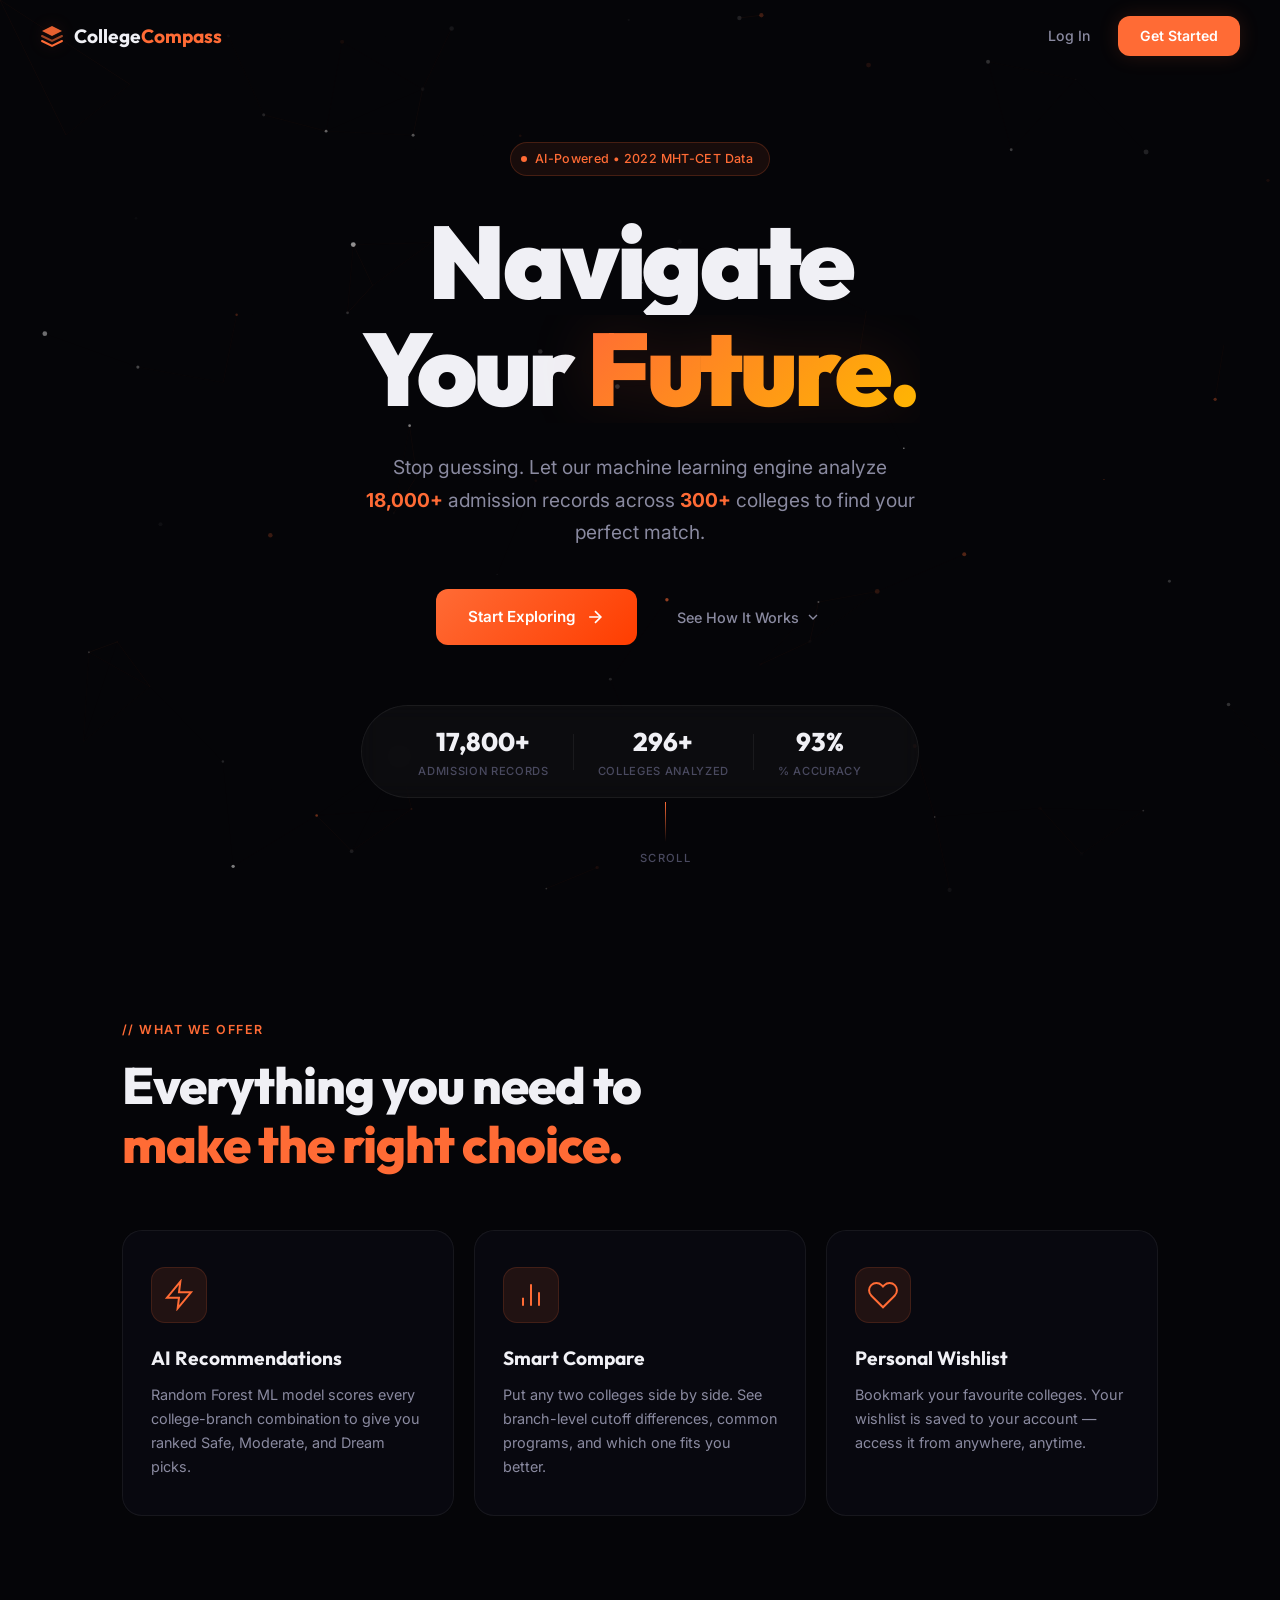
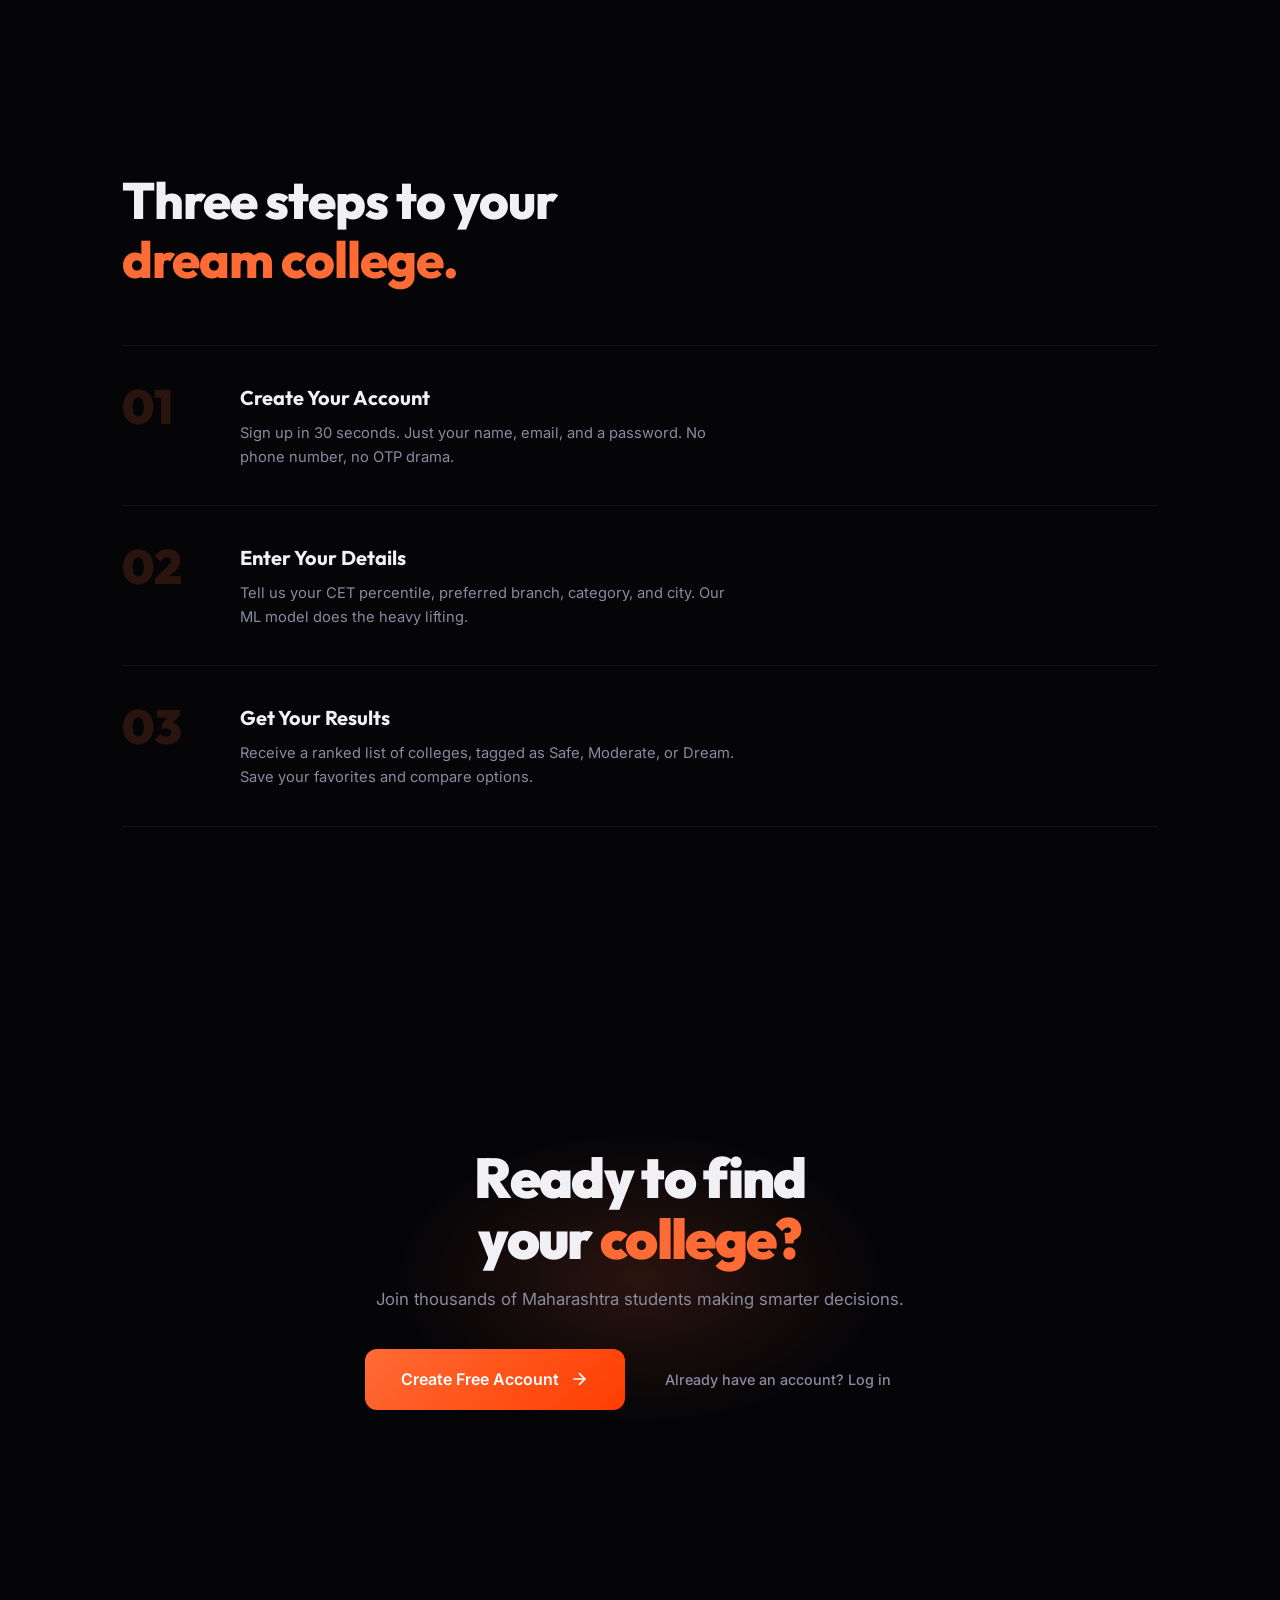
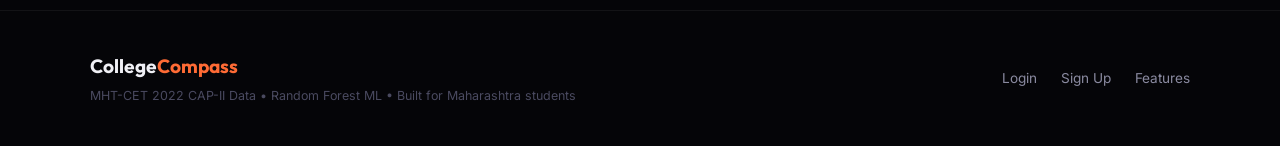
<file: templates/landing.html>
<!DOCTYPE html>
<html lang="en">
<head>
    <meta charset="UTF-8">
    <meta name="viewport" content="width=device-width, initial-scale=1.0">
    <meta name="description" content="Navigate your future with AI-powered MHT-CET college recommendations. Smart, data-driven admissions guidance for Maharashtra students.">
    <title>College Compass — Navigate Your Future</title>
    <link rel="preconnect" href="https://fonts.googleapis.com">
    <link rel="preconnect" href="https://fonts.gstatic.com" crossorigin>
    <link href="https://fonts.googleapis.com/css2?family=Inter:wght@300;400;500;600;700;800&family=Outfit:wght@400;500;600;700;800;900&family=Space+Grotesk:wght@400;500;600;700&display=swap" rel="stylesheet">
    <link rel="stylesheet" href="/static/landing.css">
</head>
<body>
    <!-- Cursor glow follower -->
    <div class="cursor-glow" id="cursor-glow"></div>

    <!-- Particle canvas background -->
    <canvas id="particle-canvas"></canvas>

    <!-- Grid overlay for futuristic vibe -->
    <div class="grid-overlay"></div>

    <!-- ═══════ NAVIGATION ═══════ -->
    <nav class="landing-nav" id="landing-nav">
        <div class="nav-inner">
            <a href="/" class="nav-logo-link">
                <div class="nav-logo-icon">
                    <svg width="24" height="24" viewBox="0 0 24 24" fill="none">
                        <path d="M12 2L2 7l10 5 10-5-10-5z" fill="url(#navGrad)" opacity="0.9"/>
                        <path d="M2 17l10 5 10-5" stroke="url(#navGrad)" stroke-width="2" stroke-linecap="round"/>
                        <path d="M2 12l10 5 10-5" stroke="url(#navGrad)" stroke-width="2" stroke-linecap="round" opacity="0.6"/>
                        <defs><linearGradient id="navGrad" x1="2" y1="2" x2="22" y2="22"><stop stop-color="#FF6B35"/><stop offset="1" stop-color="#FF3D00"/></linearGradient></defs>
                    </svg>
                </div>
                <span class="nav-logo-text">College<span class="accent">Compass</span></span>
            </a>
            <div class="nav-actions">
                <a href="/login" class="nav-link">Log In</a>
                <a href="/signup" class="nav-cta">Get Started</a>
            </div>
        </div>
    </nav>

    <!-- ═══════ HERO SECTION ═══════ -->
    <section class="hero-section" id="hero">
        <div class="hero-content">
            <div class="hero-badge">
                <span class="badge-dot"></span>
                <span>AI-Powered • 2022 MHT-CET Data</span>
            </div>

            <h1 class="hero-headline" id="hero-headline">
                <span class="line"><span class="word" data-delay="0">Navigate</span></span>
                <span class="line"><span class="word" data-delay="1">Your</span> <span class="word accent-word" data-delay="2">Future.</span></span>
            </h1>

            <p class="hero-sub" id="hero-sub">
                Stop guessing. Let our machine learning engine analyze <strong>18,000+</strong> admission records
                across <strong>300+</strong> colleges to find your perfect match.
            </p>

            <div class="hero-ctas">
                <a href="/signup" class="btn-primary" id="hero-cta">
                    <span class="btn-bg"></span>
                    <span class="btn-text">Start Exploring</span>
                    <svg class="btn-arrow" width="20" height="20" viewBox="0 0 24 24" fill="none" stroke="currentColor" stroke-width="2"><line x1="5" y1="12" x2="19" y2="12"/><polyline points="12 5 19 12 12 19"/></svg>
                </a>
                <a href="#features" class="btn-ghost">
                    <span>See How It Works</span>
                    <svg width="16" height="16" viewBox="0 0 24 24" fill="none" stroke="currentColor" stroke-width="2"><polyline points="6 9 12 15 18 9"/></svg>
                </a>
            </div>

            <!-- Floating stats -->
            <div class="hero-stats" id="hero-stats">
                <div class="stat-item">
                    <span class="stat-number" data-target="18000">0</span>
                    <span class="stat-label">Admission Records</span>
                </div>
                <div class="stat-divider"></div>
                <div class="stat-item">
                    <span class="stat-number" data-target="300">0</span>
                    <span class="stat-label">Colleges Analyzed</span>
                </div>
                <div class="stat-divider"></div>
                <div class="stat-item">
                    <span class="stat-number" data-target="95">0</span>
                    <span class="stat-label">% Accuracy</span>
                </div>
            </div>
        </div>

        <!-- Scroll indicator -->
        <div class="scroll-indicator" id="scroll-indicator">
            <div class="scroll-line"></div>
            <span>Scroll</span>
        </div>
    </section>

    <!-- ═══════ FEATURES SECTION ═══════ -->
    <section class="features-section" id="features">
        <div class="section-inner">
            <div class="section-label reveal-up">// What We Offer</div>
            <h2 class="section-title reveal-up">
                Everything you need to<br><span class="accent">make the right choice.</span>
            </h2>

            <div class="features-grid">
                <div class="feature-card reveal-up" data-delay="0">
                    <div class="feature-icon">
                        <svg width="32" height="32" viewBox="0 0 24 24" fill="none" stroke="currentColor" stroke-width="1.5">
                            <polygon points="13 2 3 14 12 14 11 22 21 10 12 10 13 2"/>
                        </svg>
                    </div>
                    <h3>AI Recommendations</h3>
                    <p>Random Forest ML model scores every college-branch combination to give you ranked Safe, Moderate, and Dream picks.</p>
                    <div class="feature-glow"></div>
                </div>

                <div class="feature-card reveal-up" data-delay="1">
                    <div class="feature-icon">
                        <svg width="32" height="32" viewBox="0 0 24 24" fill="none" stroke="currentColor" stroke-width="1.5">
                            <path d="M18 20V10M12 20V4M6 20v-6"/>
                        </svg>
                    </div>
                    <h3>Smart Compare</h3>
                    <p>Put any two colleges side by side. See branch-level cutoff differences, common programs, and which one fits you better.</p>
                    <div class="feature-glow"></div>
                </div>

                <div class="feature-card reveal-up" data-delay="2">
                    <div class="feature-icon">
                        <svg width="32" height="32" viewBox="0 0 24 24" fill="none" stroke="currentColor" stroke-width="1.5">
                            <path d="M20.84 4.61a5.5 5.5 0 0 0-7.78 0L12 5.67l-1.06-1.06a5.5 5.5 0 0 0-7.78 7.78l1.06 1.06L12 21.23l7.78-7.78 1.06-1.06a5.5 5.5 0 0 0 0-7.78z"/>
                        </svg>
                    </div>
                    <h3>Personal Wishlist</h3>
                    <p>Bookmark your favourite colleges. Your wishlist is saved to your account — access it from anywhere, anytime.</p>
                    <div class="feature-glow"></div>
                </div>
            </div>
        </div>
    </section>

    <!-- ═══════ HOW IT WORKS ═══════ -->
    <section class="steps-section" id="steps">
        <div class="section-inner">
            <div class="section-label reveal-up">// How It Works</div>
            <h2 class="section-title reveal-up">
                Three steps to your<br><span class="accent">dream college.</span>
            </h2>

            <div class="steps-timeline">
                <div class="step-card reveal-up" data-delay="0">
                    <div class="step-number">01</div>
                    <div class="step-content">
                        <h3>Create Your Account</h3>
                        <p>Sign up in 30 seconds. Just your name, email, and a password. No phone number, no OTP drama.</p>
                    </div>
                    <div class="step-line"></div>
                </div>

                <div class="step-card reveal-up" data-delay="1">
                    <div class="step-number">02</div>
                    <div class="step-content">
                        <h3>Enter Your Details</h3>
                        <p>Tell us your CET percentile, preferred branch, category, and city. Our ML model does the heavy lifting.</p>
                    </div>
                    <div class="step-line"></div>
                </div>

                <div class="step-card reveal-up" data-delay="2">
                    <div class="step-number">03</div>
                    <div class="step-content">
                        <h3>Get Your Results</h3>
                        <p>Receive a ranked list of colleges, tagged as Safe, Moderate, or Dream. Save your favorites and compare options.</p>
                    </div>
                </div>
            </div>
        </div>
    </section>

    <!-- ═══════ CTA SECTION ═══════ -->
    <section class="cta-section" id="cta">
        <div class="cta-inner">
            <div class="cta-glow"></div>
            <h2 class="cta-title reveal-up">
                Ready to find<br>your <span class="accent">college?</span>
            </h2>
            <p class="cta-sub reveal-up">Join thousands of Maharashtra students making smarter decisions.</p>
            <div class="cta-buttons reveal-up">
                <a href="/signup" class="btn-primary btn-lg">
                    <span class="btn-bg"></span>
                    <span class="btn-text">Create Free Account</span>
                    <svg class="btn-arrow" width="20" height="20" viewBox="0 0 24 24" fill="none" stroke="currentColor" stroke-width="2"><line x1="5" y1="12" x2="19" y2="12"/><polyline points="12 5 19 12 12 19"/></svg>
                </a>
                <a href="/login" class="btn-ghost">
                    <span>Already have an account? Log in</span>
                </a>
            </div>
        </div>
    </section>

    <!-- ═══════ FOOTER ═══════ -->
    <footer class="landing-footer">
        <div class="footer-inner">
            <div class="footer-brand">
                <span class="nav-logo-text">College<span class="accent">Compass</span></span>
                <p>MHT-CET 2022 CAP-II Data • Random Forest ML • Built for Maharashtra students</p>
            </div>
            <div class="footer-links">
                <a href="/login">Login</a>
                <a href="/signup">Sign Up</a>
                <a href="#features">Features</a>
            </div>
        </div>
    </footer>

    <script src="/static/landing.js"></script>
</body>
</html>
</file>
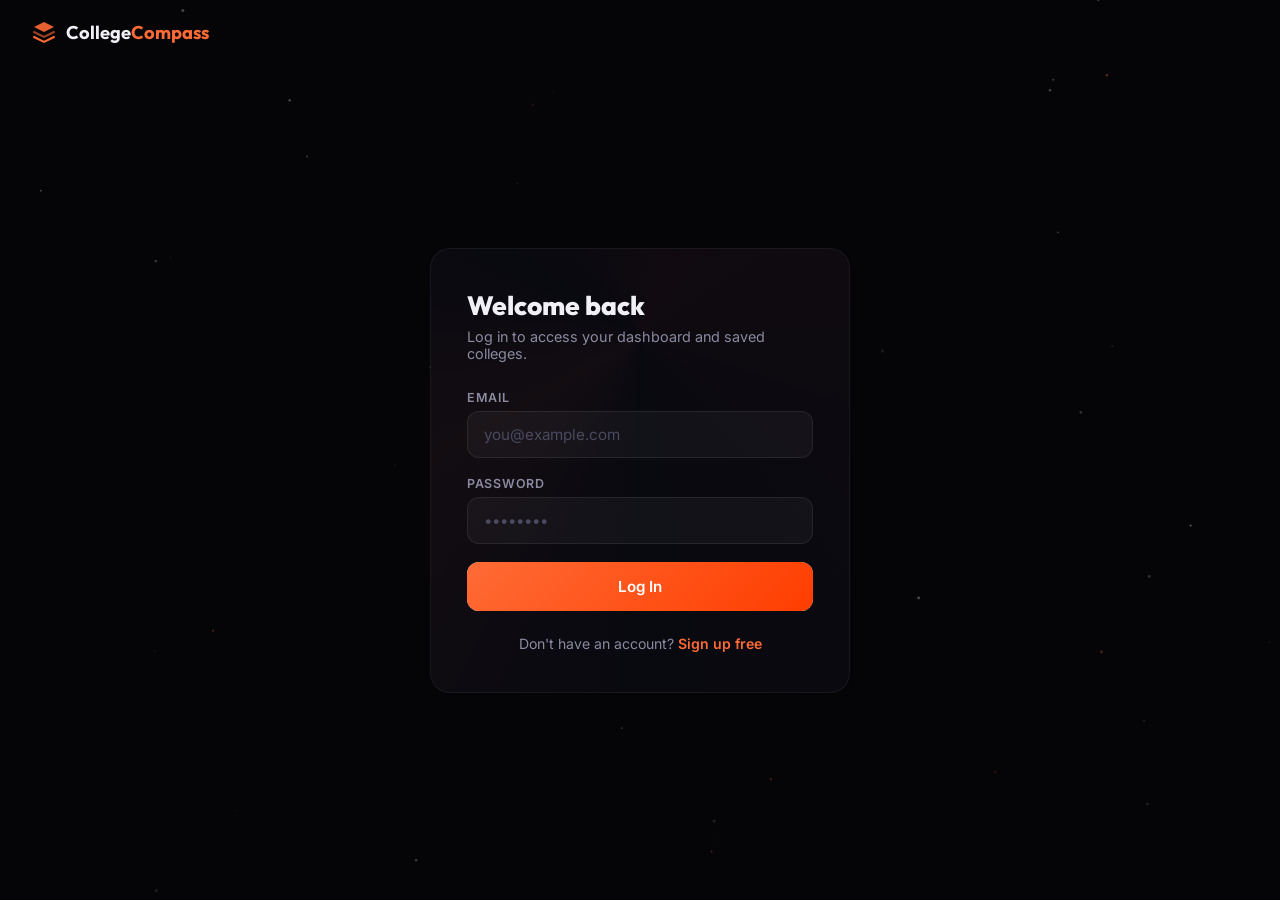
<file: templates/login.html>
<!DOCTYPE html>
<html lang="en">
<head>
    <meta charset="UTF-8">
    <meta name="viewport" content="width=device-width, initial-scale=1.0">
    <title>Log In — College Compass</title>
    <link rel="preconnect" href="https://fonts.googleapis.com">
    <link rel="preconnect" href="https://fonts.gstatic.com" crossorigin>
    <link href="https://fonts.googleapis.com/css2?family=Inter:wght@300;400;500;600;700;800&family=Outfit:wght@400;500;600;700;800;900&display=swap" rel="stylesheet">
    <link rel="stylesheet" href="/static/auth.css">
</head>
<body>
    <!-- Background effects -->
    <canvas id="particle-canvas"></canvas>
    <div class="grid-overlay"></div>

    <!-- Navigation -->
    <nav class="auth-nav">
        <a href="/" class="nav-logo-link">
            <svg width="24" height="24" viewBox="0 0 24 24" fill="none">
                <path d="M12 2L2 7l10 5 10-5-10-5z" fill="url(#navGrad2)" opacity="0.9"/>
                <path d="M2 17l10 5 10-5" stroke="url(#navGrad2)" stroke-width="2" stroke-linecap="round"/>
                <path d="M2 12l10 5 10-5" stroke="url(#navGrad2)" stroke-width="2" stroke-linecap="round" opacity="0.6"/>
                <defs><linearGradient id="navGrad2" x1="2" y1="2" x2="22" y2="22"><stop stop-color="#FF6B35"/><stop offset="1" stop-color="#FF3D00"/></linearGradient></defs>
            </svg>
            <span class="logo-text">College<span class="accent">Compass</span></span>
        </a>
    </nav>

    <!-- Auth Card -->
    <main class="auth-main">
        <div class="auth-card" id="auth-card">
            <div class="card-glow"></div>

            <h1 class="auth-title">Welcome back</h1>
            <p class="auth-subtitle">Log in to access your dashboard and saved colleges.</p>

            <!-- Error message -->
            <div class="auth-error" id="auth-error" style="display:none;">
                <svg width="16" height="16" viewBox="0 0 24 24" fill="none" stroke="currentColor" stroke-width="2"><circle cx="12" cy="12" r="10"/><line x1="15" y1="9" x2="9" y2="15"/><line x1="9" y1="9" x2="15" y2="15"/></svg>
                <span id="error-text"></span>
            </div>

            <form id="login-form" onsubmit="return false;">
                <div class="form-group">
                    <label for="email">Email</label>
                    <input type="email" id="email" name="email" placeholder="you@example.com" required autocomplete="email">
                </div>

                <div class="form-group">
                    <label for="password">Password</label>
                    <input type="password" id="password" name="password" placeholder="••••••••" required autocomplete="current-password">
                </div>

                <button type="submit" class="auth-btn" id="auth-btn">
                    <span class="auth-btn-bg"></span>
                    <span class="auth-btn-text">Log In</span>
                    <div class="auth-btn-loader" id="btn-loader" style="display:none;">
                        <div class="mini-spinner"></div>
                    </div>
                </button>
            </form>

            <p class="auth-switch">
                Don't have an account? <a href="/signup">Sign up free</a>
            </p>
        </div>
    </main>

    <script src="/static/auth.js"></script>
    <script>
        document.getElementById('login-form').addEventListener('submit', () => {
            handleAuth('/api/auth/login', {
                email: document.getElementById('email').value,
                password: document.getElementById('password').value
            });
        });
    </script>
</body>
</html>
</file>
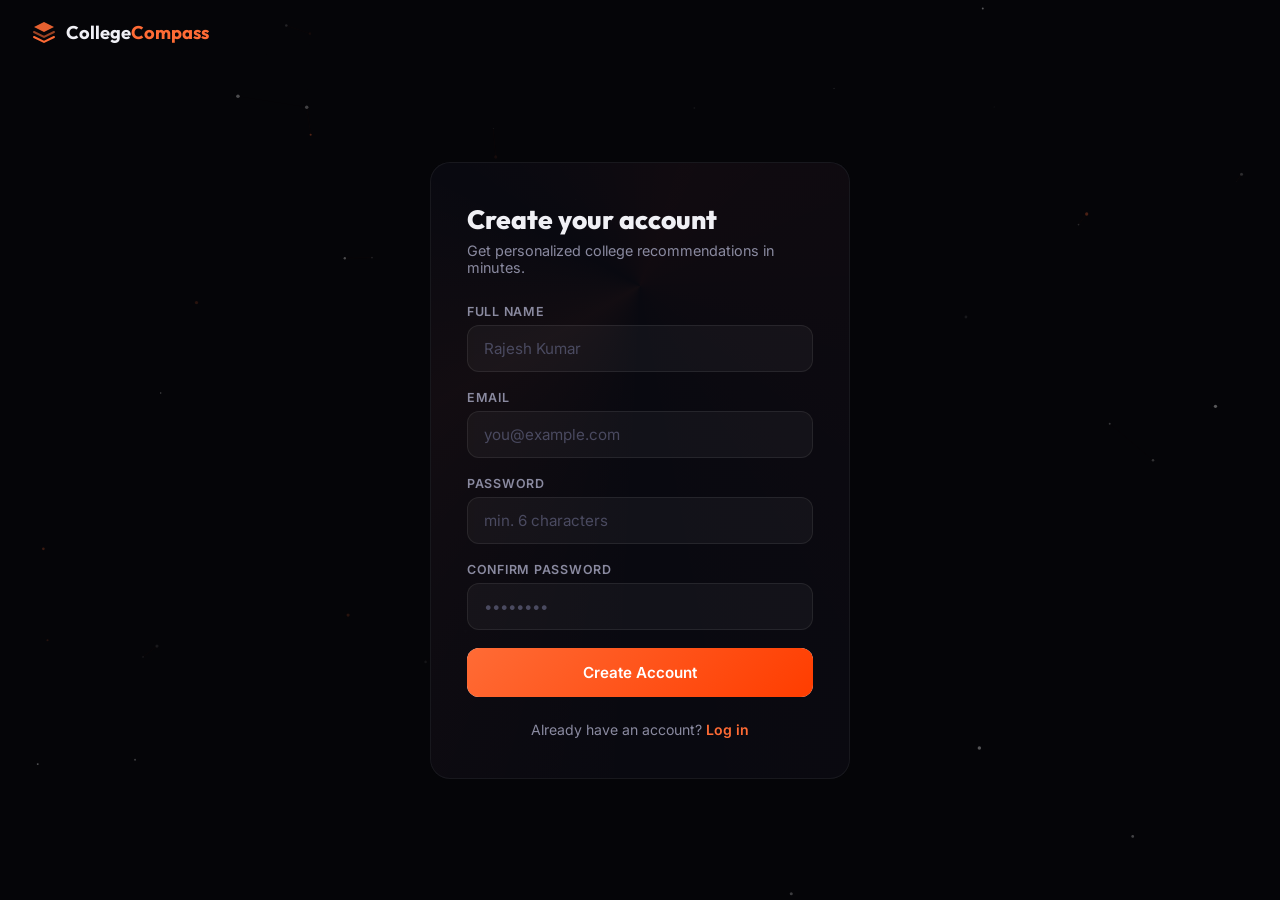
<file: templates/signup.html>
<!DOCTYPE html>
<html lang="en">
<head>
    <meta charset="UTF-8">
    <meta name="viewport" content="width=device-width, initial-scale=1.0">
    <title>Sign Up — College Compass</title>
    <link rel="preconnect" href="https://fonts.googleapis.com">
    <link rel="preconnect" href="https://fonts.gstatic.com" crossorigin>
    <link href="https://fonts.googleapis.com/css2?family=Inter:wght@300;400;500;600;700;800&family=Outfit:wght@400;500;600;700;800;900&display=swap" rel="stylesheet">
    <link rel="stylesheet" href="/static/auth.css">
</head>
<body>
    <!-- Background effects -->
    <canvas id="particle-canvas"></canvas>
    <div class="grid-overlay"></div>

    <!-- Navigation -->
    <nav class="auth-nav">
        <a href="/" class="nav-logo-link">
            <svg width="24" height="24" viewBox="0 0 24 24" fill="none">
                <path d="M12 2L2 7l10 5 10-5-10-5z" fill="url(#navGrad3)" opacity="0.9"/>
                <path d="M2 17l10 5 10-5" stroke="url(#navGrad3)" stroke-width="2" stroke-linecap="round"/>
                <path d="M2 12l10 5 10-5" stroke="url(#navGrad3)" stroke-width="2" stroke-linecap="round" opacity="0.6"/>
                <defs><linearGradient id="navGrad3" x1="2" y1="2" x2="22" y2="22"><stop stop-color="#FF6B35"/><stop offset="1" stop-color="#FF3D00"/></linearGradient></defs>
            </svg>
            <span class="logo-text">College<span class="accent">Compass</span></span>
        </a>
    </nav>

    <!-- Auth Card -->
    <main class="auth-main">
        <div class="auth-card" id="auth-card">
            <div class="card-glow"></div>

            <h1 class="auth-title">Create your account</h1>
            <p class="auth-subtitle">Get personalized college recommendations in minutes.</p>

            <!-- Error message -->
            <div class="auth-error" id="auth-error" style="display:none;">
                <svg width="16" height="16" viewBox="0 0 24 24" fill="none" stroke="currentColor" stroke-width="2"><circle cx="12" cy="12" r="10"/><line x1="15" y1="9" x2="9" y2="15"/><line x1="9" y1="9" x2="15" y2="15"/></svg>
                <span id="error-text"></span>
            </div>

            <form id="signup-form" onsubmit="return false;">
                <div class="form-group">
                    <label for="name">Full Name</label>
                    <input type="text" id="name" name="name" placeholder="Rajesh Kumar" required autocomplete="name">
                </div>

                <div class="form-group">
                    <label for="email">Email</label>
                    <input type="email" id="email" name="email" placeholder="you@example.com" required autocomplete="email">
                </div>

                <div class="form-group">
                    <label for="password">Password</label>
                    <input type="password" id="password" name="password" placeholder="min. 6 characters" required minlength="6" autocomplete="new-password">
                </div>

                <div class="form-group">
                    <label for="confirm-password">Confirm Password</label>
                    <input type="password" id="confirm-password" name="confirm_password" placeholder="••••••••" required minlength="6" autocomplete="new-password">
                </div>

                <button type="submit" class="auth-btn" id="auth-btn">
                    <span class="auth-btn-bg"></span>
                    <span class="auth-btn-text">Create Account</span>
                    <div class="auth-btn-loader" id="btn-loader" style="display:none;">
                        <div class="mini-spinner"></div>
                    </div>
                </button>
            </form>

            <p class="auth-switch">
                Already have an account? <a href="/login">Log in</a>
            </p>
        </div>
    </main>

    <script src="/static/auth.js"></script>
    <script>
        document.getElementById('signup-form').addEventListener('submit', () => {
            const pw = document.getElementById('password').value;
            const cpw = document.getElementById('confirm-password').value;
            if (pw !== cpw) {
                showError('Passwords do not match');
                return;
            }
            handleAuth('/api/auth/signup', {
                name: document.getElementById('name').value,
                email: document.getElementById('email').value,
                password: pw,
                confirm_password: cpw
            });
        });
    </script>
</body>
</html>
</file>
<file: static/landing.css>
/* ═══════════════════════════════════════════════════
   College Compass — Futuristic Landing Page
   Particle canvas • Scroll reveals • Glow effects
   Color: Vibrant Orange + Deep Dark
   ═══════════════════════════════════════════════════ */

/* ─── Tokens ─────────────────────────────────────── */
:root {
    --bg: #050508;
    --bg-2: #0a0a10;
    --bg-card: rgba(12, 12, 20, 0.65);
    --bg-card-border: rgba(255, 255, 255, 0.06);

    --text: #f0f0f5;
    --text-2: #8a8aa0;
    --text-3: #4a4a60;

    --accent: #FF6B35;
    --accent-dark: #FF3D00;
    --accent-glow: rgba(255, 107, 53, 0.15);
    --accent-glow-strong: rgba(255, 107, 53, 0.35);

    --gold: #FFB800;
    --emerald: #06D6A0;

    --r: 12px;
    --r-lg: 20px;
    --r-xl: 28px;
    --ease: cubic-bezier(0.4, 0, 0.2, 1);
    --ease-out: cubic-bezier(0, 0, 0.2, 1);
    --ease-spring: cubic-bezier(0.34, 1.56, 0.64, 1);
}

/* ─── Reset ──────────────────────────────────────── */
*, *::before, *::after { margin: 0; padding: 0; box-sizing: border-box; }
html { scroll-behavior: smooth; -webkit-font-smoothing: antialiased; }
body {
    font-family: 'Inter', system-ui, sans-serif;
    background: var(--bg);
    color: var(--text);
    line-height: 1.6;
    overflow-x: hidden;
}
a { text-decoration: none; color: inherit; }

/* ─── Cursor Glow ────────────────────────────────── */
.cursor-glow {
    position: fixed;
    width: 500px;
    height: 500px;
    border-radius: 50%;
    background: radial-gradient(circle, var(--accent-glow) 0%, transparent 70%);
    pointer-events: none;
    z-index: 0;
    transform: translate(-50%, -50%);
    transition: opacity 0.3s;
    opacity: 0;
    will-change: transform;
}
body:hover .cursor-glow { opacity: 1; }

/* ─── Particle Canvas ────────────────────────────── */
#particle-canvas {
    position: fixed;
    top: 0;
    left: 0;
    width: 100%;
    height: 100%;
    z-index: 0;
    pointer-events: none;
}

/* ─── Grid Overlay ───────────────────────────────── */
.grid-overlay {
    position: fixed;
    inset: 0;
    z-index: 0;
    pointer-events: none;
    opacity: 0.03;
    background-image:
        linear-gradient(rgba(255,255,255,0.05) 1px, transparent 1px),
        linear-gradient(90deg, rgba(255,255,255,0.05) 1px, transparent 1px);
    background-size: 60px 60px;
}

/* ─── Navigation ─────────────────────────────────── */
.landing-nav {
    position: fixed;
    top: 0;
    left: 0;
    right: 0;
    z-index: 100;
    padding: 0 32px;
    transition: all 0.4s var(--ease);
}
.landing-nav.scrolled {
    background: rgba(5, 5, 8, 0.85);
    backdrop-filter: blur(24px);
    -webkit-backdrop-filter: blur(24px);
    border-bottom: 1px solid var(--bg-card-border);
}
.nav-inner {
    max-width: 1200px;
    margin: 0 auto;
    display: flex;
    align-items: center;
    justify-content: space-between;
    height: 72px;
}
.nav-logo-link {
    display: flex;
    align-items: center;
    gap: 10px;
}
.nav-logo-icon {
    display: flex;
    filter: drop-shadow(0 0 8px var(--accent-glow));
}
.nav-logo-text {
    font-family: 'Outfit', sans-serif;
    font-size: 1.2rem;
    font-weight: 700;
    color: var(--text);
}
.nav-logo-text .accent, .accent {
    color: var(--accent);
}
.nav-actions {
    display: flex;
    align-items: center;
    gap: 8px;
}
.nav-link {
    padding: 8px 20px;
    font-size: 0.88rem;
    font-weight: 500;
    color: var(--text-2);
    border-radius: var(--r);
    transition: all 0.25s var(--ease);
}
.nav-link:hover { color: var(--text); background: rgba(255,255,255,0.05); }
.nav-cta {
    padding: 9px 22px;
    font-size: 0.88rem;
    font-weight: 600;
    color: #fff;
    background: var(--accent);
    border-radius: var(--r);
    transition: all 0.3s var(--ease);
    box-shadow: 0 0 20px var(--accent-glow);
}
.nav-cta:hover {
    background: var(--accent-dark);
    box-shadow: 0 0 30px var(--accent-glow-strong);
    transform: translateY(-1px);
}

/* ─── Hero Section ───────────────────────────────── */
.hero-section {
    position: relative;
    min-height: 100vh;
    display: flex;
    align-items: center;
    justify-content: center;
    padding: 120px 32px 80px;
    z-index: 1;
}
.hero-content {
    text-align: center;
    max-width: 900px;
    margin: 0 auto;
}

/* Badge */
.hero-badge {
    display: inline-flex;
    align-items: center;
    gap: 8px;
    padding: 6px 16px 6px 10px;
    border-radius: 30px;
    background: rgba(255, 107, 53, 0.08);
    border: 1px solid rgba(255, 107, 53, 0.2);
    font-size: 0.78rem;
    font-weight: 500;
    color: var(--accent);
    margin-bottom: 32px;
    letter-spacing: 0.03em;
    opacity: 0;
    animation: fadeInUp 0.8s var(--ease-out) 0.2s forwards;
}
.badge-dot {
    width: 6px;
    height: 6px;
    border-radius: 50%;
    background: var(--accent);
    animation: pulse-dot 2s ease-in-out infinite;
}
@keyframes pulse-dot {
    0%, 100% { opacity: 1; box-shadow: 0 0 0 0 var(--accent-glow-strong); }
    50% { opacity: 0.7; box-shadow: 0 0 0 6px transparent; }
}

/* Headline */
.hero-headline {
    font-family: 'Outfit', sans-serif;
    font-size: clamp(3rem, 8vw, 6.5rem);
    font-weight: 900;
    line-height: 1.05;
    letter-spacing: -0.03em;
    margin-bottom: 28px;
}
.hero-headline .line {
    display: block;
    overflow: hidden;
}
.hero-headline .word {
    display: inline-block;
    opacity: 0;
    transform: translateY(100%);
    animation: wordReveal 0.8s var(--ease-out) forwards;
}
.hero-headline .word[data-delay="0"] { animation-delay: 0.3s; }
.hero-headline .word[data-delay="1"] { animation-delay: 0.45s; }
.hero-headline .word[data-delay="2"] { animation-delay: 0.6s; }

.accent-word {
    background: linear-gradient(135deg, var(--accent), var(--gold));
    -webkit-background-clip: text;
    background-clip: text;
    -webkit-text-fill-color: transparent;
    filter: drop-shadow(0 0 30px var(--accent-glow));
}

@keyframes wordReveal {
    to { opacity: 1; transform: translateY(0); }
}

/* Subtitle */
.hero-sub {
    font-size: clamp(1rem, 2vw, 1.2rem);
    color: var(--text-2);
    max-width: 560px;
    margin: 0 auto 40px;
    line-height: 1.7;
    opacity: 0;
    animation: fadeInUp 0.8s var(--ease-out) 0.8s forwards;
}
.hero-sub strong { color: var(--accent); font-weight: 700; }

/* CTA Buttons */
.hero-ctas {
    display: flex;
    align-items: center;
    justify-content: center;
    gap: 16px;
    margin-bottom: 60px;
    opacity: 0;
    animation: fadeInUp 0.8s var(--ease-out) 1s forwards;
}

.btn-primary {
    position: relative;
    display: inline-flex;
    align-items: center;
    gap: 10px;
    padding: 16px 32px;
    border-radius: var(--r);
    font-family: 'Inter', sans-serif;
    font-size: 0.95rem;
    font-weight: 600;
    color: #fff;
    overflow: hidden;
    transition: all 0.3s var(--ease);
    cursor: pointer;
    border: none;
}
.btn-primary .btn-bg {
    position: absolute;
    inset: 0;
    background: linear-gradient(135deg, var(--accent), var(--accent-dark));
    z-index: 0;
    transition: all 0.4s var(--ease);
}
.btn-primary .btn-text,
.btn-primary .btn-arrow { position: relative; z-index: 1; }
.btn-primary .btn-arrow { transition: transform 0.3s var(--ease); }
.btn-primary:hover { transform: translateY(-2px); box-shadow: 0 8px 40px var(--accent-glow-strong); }
.btn-primary:hover .btn-arrow { transform: translateX(4px); }
.btn-primary:hover .btn-bg { background: linear-gradient(135deg, #FF7B4A, var(--accent)); }
.btn-lg { padding: 18px 36px; font-size: 1rem; }

.btn-ghost {
    display: inline-flex;
    align-items: center;
    gap: 6px;
    padding: 16px 24px;
    font-size: 0.9rem;
    font-weight: 500;
    color: var(--text-2);
    border-radius: var(--r);
    transition: all 0.25s var(--ease);
}
.btn-ghost:hover { color: var(--text); background: rgba(255,255,255,0.05); }

/* Stats */
.hero-stats {
    display: inline-flex;
    align-items: center;
    gap: 0;
    padding: 16px 32px;
    border-radius: 60px;
    background: rgba(255, 255, 255, 0.03);
    border: 1px solid var(--bg-card-border);
    backdrop-filter: blur(10px);
    opacity: 0;
    animation: fadeInUp 0.8s var(--ease-out) 1.2s forwards;
}
.stat-item {
    display: flex;
    flex-direction: column;
    align-items: center;
    padding: 0 24px;
}
.stat-number {
    font-family: 'Outfit', sans-serif;
    font-size: 1.6rem;
    font-weight: 800;
    color: var(--text);
}
.stat-label {
    font-size: 0.7rem;
    font-weight: 500;
    color: var(--text-3);
    text-transform: uppercase;
    letter-spacing: 0.06em;
}
.stat-divider {
    width: 1px;
    height: 36px;
    background: var(--bg-card-border);
}

/* Scroll Indicator */
.scroll-indicator {
    position: absolute;
    bottom: 32px;
    left: 50%;
    transform: translateX(-50%);
    display: flex;
    flex-direction: column;
    align-items: center;
    gap: 8px;
    opacity: 0;
    animation: fadeInUp 0.8s var(--ease-out) 1.5s forwards;
}
.scroll-indicator span {
    font-size: 0.7rem;
    font-weight: 500;
    color: var(--text-3);
    text-transform: uppercase;
    letter-spacing: 0.12em;
}
.scroll-line {
    width: 1px;
    height: 40px;
    background: linear-gradient(to bottom, var(--accent), transparent);
    animation: scrollPulse 2s ease-in-out infinite;
}
@keyframes scrollPulse {
    0%, 100% { opacity: 1; transform: scaleY(1); }
    50% { opacity: 0.3; transform: scaleY(0.6); }
}

/* ─── Shared Section Styles ──────────────────────── */
.section-inner {
    max-width: 1100px;
    margin: 0 auto;
    padding: 0 32px;
}
.section-label {
    font-size: 0.78rem;
    font-weight: 600;
    text-transform: uppercase;
    letter-spacing: 0.12em;
    color: var(--accent);
    margin-bottom: 16px;
}
.section-title {
    font-family: 'Outfit', sans-serif;
    font-size: clamp(2rem, 5vw, 3.2rem);
    font-weight: 800;
    line-height: 1.15;
    letter-spacing: -0.02em;
    margin-bottom: 56px;
    color: var(--text);
}

/* ─── Features Section ───────────────────────────── */
.features-section {
    position: relative;
    z-index: 1;
    padding: 120px 0;
}
.features-grid {
    display: grid;
    grid-template-columns: repeat(3, 1fr);
    gap: 20px;
}
.feature-card {
    position: relative;
    padding: 36px 28px;
    background: var(--bg-card);
    border: 1px solid var(--bg-card-border);
    border-radius: var(--r-lg);
    backdrop-filter: blur(20px);
    transition: all 0.4s var(--ease);
    overflow: hidden;
}
.feature-card:hover {
    border-color: rgba(255, 107, 53, 0.2);
    transform: translateY(-4px);
}
.feature-card:hover .feature-glow { opacity: 1; }
.feature-glow {
    position: absolute;
    top: -50%;
    left: -50%;
    width: 200%;
    height: 200%;
    background: radial-gradient(circle at 30% 30%, var(--accent-glow), transparent 60%);
    opacity: 0;
    transition: opacity 0.5s;
    pointer-events: none;
}
.feature-icon {
    display: flex;
    align-items: center;
    justify-content: center;
    width: 56px;
    height: 56px;
    border-radius: 14px;
    background: rgba(255, 107, 53, 0.1);
    border: 1px solid rgba(255, 107, 53, 0.15);
    color: var(--accent);
    margin-bottom: 20px;
}
.feature-card h3 {
    font-family: 'Outfit', sans-serif;
    font-size: 1.2rem;
    font-weight: 700;
    margin-bottom: 10px;
    color: var(--text);
}
.feature-card p {
    font-size: 0.9rem;
    color: var(--text-2);
    line-height: 1.65;
}

/* ─── Steps Section ──────────────────────────────── */
.steps-section {
    position: relative;
    z-index: 1;
    padding: 100px 0 120px;
}
.steps-timeline {
    display: flex;
    flex-direction: column;
    gap: 0;
}
.step-card {
    position: relative;
    display: flex;
    align-items: flex-start;
    gap: 28px;
    padding: 36px 0;
    border-top: 1px solid var(--bg-card-border);
}
.step-card:last-child { border-bottom: 1px solid var(--bg-card-border); }

.step-number {
    font-family: 'Outfit', sans-serif;
    font-size: 3rem;
    font-weight: 900;
    color: rgba(255, 107, 53, 0.15);
    line-height: 1;
    min-width: 90px;
    transition: color 0.4s var(--ease);
}
.step-card:hover .step-number { color: var(--accent); }
.step-content h3 {
    font-family: 'Outfit', sans-serif;
    font-size: 1.25rem;
    font-weight: 700;
    margin-bottom: 8px;
    color: var(--text);
}
.step-content p {
    font-size: 0.92rem;
    color: var(--text-2);
    line-height: 1.6;
    max-width: 500px;
}

/* ─── CTA Section ────────────────────────────────── */
.cta-section {
    position: relative;
    z-index: 1;
    padding: 120px 0;
    text-align: center;
}
.cta-inner {
    position: relative;
    max-width: 700px;
    margin: 0 auto;
    padding: 80px 40px;
}
.cta-glow {
    position: absolute;
    top: 50%;
    left: 50%;
    transform: translate(-50%, -50%);
    width: 500px;
    height: 300px;
    background: radial-gradient(ellipse, var(--accent-glow), transparent 70%);
    pointer-events: none;
    z-index: -1;
}
.cta-title {
    font-family: 'Outfit', sans-serif;
    font-size: clamp(2.2rem, 5vw, 3.5rem);
    font-weight: 900;
    line-height: 1.1;
    letter-spacing: -0.03em;
    margin-bottom: 16px;
}
.cta-sub {
    font-size: 1.05rem;
    color: var(--text-2);
    margin-bottom: 36px;
}
.cta-buttons {
    display: flex;
    align-items: center;
    justify-content: center;
    gap: 16px;
    flex-wrap: wrap;
}

/* ─── Footer ─────────────────────────────────────── */
.landing-footer {
    position: relative;
    z-index: 1;
    border-top: 1px solid var(--bg-card-border);
    padding: 40px 32px;
}
.footer-inner {
    max-width: 1100px;
    margin: 0 auto;
    display: flex;
    align-items: center;
    justify-content: space-between;
}
.footer-brand p {
    font-size: 0.78rem;
    color: var(--text-3);
    margin-top: 4px;
}
.footer-links {
    display: flex;
    gap: 24px;
}
.footer-links a {
    font-size: 0.85rem;
    color: var(--text-2);
    transition: color 0.2s;
}
.footer-links a:hover { color: var(--accent); }

/* ─── Animations ─────────────────────────────────── */
@keyframes fadeInUp {
    from { opacity: 0; transform: translateY(24px); }
    to { opacity: 1; transform: translateY(0); }
}

/* Scroll reveal — elements start hidden */
.reveal-up {
    opacity: 0;
    transform: translateY(40px);
    transition: all 0.8s var(--ease-out);
}
.reveal-up.revealed {
    opacity: 1;
    transform: translateY(0);
}
.reveal-up[data-delay="1"] { transition-delay: 0.12s; }
.reveal-up[data-delay="2"] { transition-delay: 0.24s; }
.reveal-up[data-delay="3"] { transition-delay: 0.36s; }

/* ─── Responsive ─────────────────────────────────── */
@media (max-width: 768px) {
    .landing-nav { padding: 0 16px; }
    .nav-inner { height: 60px; }
    .nav-link { display: none; }
    .hero-section { padding: 100px 20px 60px; }
    .hero-headline { font-size: clamp(2.4rem, 10vw, 3.5rem); }
    .hero-ctas { flex-direction: column; }
    .hero-stats { flex-direction: column; gap: 12px; padding: 20px; border-radius: var(--r-lg); }
    .stat-divider { width: 60px; height: 1px; }
    .features-grid { grid-template-columns: 1fr; }
    .section-inner { padding: 0 20px; }
    .step-card { flex-direction: column; gap: 12px; }
    .step-number { font-size: 2rem; min-width: auto; }
    .cta-inner { padding: 60px 20px; }
    .footer-inner { flex-direction: column; gap: 20px; text-align: center; }
    .scroll-indicator { display: none; }
}
</file>
<file: static/auth.css>
/* ═══════════════════════════════════════════════════
   College Compass — Auth Pages (Login / Signup)
   Glassmorphism card • Orange accent • Dark BG
   ═══════════════════════════════════════════════════ */

:root {
    --bg: #050508;
    --bg-card: rgba(12, 12, 20, 0.7);
    --bg-card-border: rgba(255, 255, 255, 0.06);
    --bg-input: rgba(255, 255, 255, 0.04);
    --bg-input-border: rgba(255, 255, 255, 0.08);

    --text: #f0f0f5;
    --text-2: #8a8aa0;
    --text-3: #4a4a60;

    --accent: #FF6B35;
    --accent-dark: #FF3D00;
    --accent-glow: rgba(255, 107, 53, 0.15);
    --accent-glow-strong: rgba(255, 107, 53, 0.35);

    --danger: #ef4444;

    --r: 12px;
    --ease: cubic-bezier(0.4, 0, 0.2, 1);
}

*, *::before, *::after { margin: 0; padding: 0; box-sizing: border-box; }
html { -webkit-font-smoothing: antialiased; }
body {
    font-family: 'Inter', system-ui, sans-serif;
    background: var(--bg);
    color: var(--text);
    min-height: 100vh;
    overflow-x: hidden;
}
a { text-decoration: none; color: inherit; }

/* ─── Canvas/Grid (reused from landing) ──────────── */
#particle-canvas {
    position: fixed;
    inset: 0;
    z-index: 0;
    pointer-events: none;
}
.grid-overlay {
    position: fixed;
    inset: 0;
    z-index: 0;
    pointer-events: none;
    opacity: 0.025;
    background-image:
        linear-gradient(rgba(255,255,255,0.05) 1px, transparent 1px),
        linear-gradient(90deg, rgba(255,255,255,0.05) 1px, transparent 1px);
    background-size: 60px 60px;
}

/* ─── Nav ────────────────────────────────────────── */
.auth-nav {
    position: fixed;
    top: 0;
    left: 0;
    right: 0;
    z-index: 100;
    padding: 20px 32px;
}
.nav-logo-link {
    display: inline-flex;
    align-items: center;
    gap: 10px;
}
.logo-text {
    font-family: 'Outfit', sans-serif;
    font-size: 1.15rem;
    font-weight: 700;
    color: var(--text);
}
.logo-text .accent, .accent { color: var(--accent); }

/* ─── Auth Main ──────────────────────────────────── */
.auth-main {
    position: relative;
    z-index: 1;
    display: flex;
    align-items: center;
    justify-content: center;
    min-height: 100vh;
    padding: 80px 20px 40px;
}

/* ─── Auth Card ──────────────────────────────────── */
.auth-card {
    position: relative;
    width: 100%;
    max-width: 420px;
    padding: 40px 36px;
    background: var(--bg-card);
    backdrop-filter: blur(30px);
    -webkit-backdrop-filter: blur(30px);
    border: 1px solid var(--bg-card-border);
    border-radius: 20px;
    overflow: hidden;
    animation: cardAppear 0.6s cubic-bezier(0, 0, 0.2, 1) forwards;
    opacity: 0;
    transform: translateY(20px) scale(0.98);
}
@keyframes cardAppear {
    to { opacity: 1; transform: translateY(0) scale(1); }
}

.card-glow {
    position: absolute;
    top: -80%;
    left: -50%;
    width: 200%;
    height: 200%;
    background: conic-gradient(
        from 180deg at 50% 50%,
        transparent 0deg,
        rgba(255, 107, 53, 0.04) 60deg,
        transparent 120deg,
        rgba(255, 61, 0, 0.03) 200deg,
        transparent 360deg
    );
    animation: glowRotate 10s linear infinite;
    pointer-events: none;
}
@keyframes glowRotate { from { transform: rotate(0); } to { transform: rotate(360deg); } }

.auth-title {
    font-family: 'Outfit', sans-serif;
    font-size: 1.65rem;
    font-weight: 800;
    margin-bottom: 6px;
    position: relative;
}
.auth-subtitle {
    font-size: 0.9rem;
    color: var(--text-2);
    margin-bottom: 28px;
    position: relative;
}

/* Error */
.auth-error {
    display: flex;
    align-items: center;
    gap: 8px;
    padding: 10px 14px;
    border-radius: var(--r);
    background: rgba(239, 68, 68, 0.1);
    border: 1px solid rgba(239, 68, 68, 0.25);
    color: var(--danger);
    font-size: 0.85rem;
    margin-bottom: 20px;
    animation: shakeIn 0.4s var(--ease);
    position: relative;
}
@keyframes shakeIn {
    0% { transform: translateX(-8px); opacity: 0; }
    25% { transform: translateX(6px); }
    50% { transform: translateX(-4px); }
    75% { transform: translateX(2px); }
    100% { transform: translateX(0); opacity: 1; }
}

/* ─── Form ───────────────────────────────────────── */
.form-group {
    margin-bottom: 18px;
    position: relative;
}
.form-group label {
    display: block;
    font-size: 0.78rem;
    font-weight: 600;
    text-transform: uppercase;
    letter-spacing: 0.06em;
    color: var(--text-2);
    margin-bottom: 6px;
}
.form-group input {
    width: 100%;
    padding: 13px 16px;
    border: 1px solid var(--bg-input-border);
    border-radius: var(--r);
    background: var(--bg-input);
    color: var(--text);
    font-family: 'Inter', sans-serif;
    font-size: 0.95rem;
    outline: none;
    transition: all 0.25s var(--ease);
}
.form-group input::placeholder { color: var(--text-3); }
.form-group input:focus {
    border-color: var(--accent);
    box-shadow: 0 0 0 3px var(--accent-glow);
    background: rgba(255, 255, 255, 0.06);
}

/* ─── Submit Button ──────────────────────────────── */
.auth-btn {
    position: relative;
    display: flex;
    align-items: center;
    justify-content: center;
    gap: 10px;
    width: 100%;
    padding: 15px 24px;
    border: none;
    border-radius: var(--r);
    font-family: 'Inter', sans-serif;
    font-size: 0.95rem;
    font-weight: 600;
    color: #fff;
    cursor: pointer;
    overflow: hidden;
    transition: all 0.3s var(--ease);
    margin-top: 6px;
}
.auth-btn-bg {
    position: absolute;
    inset: 0;
    background: linear-gradient(135deg, var(--accent), var(--accent-dark));
    z-index: 0;
    transition: all 0.4s var(--ease);
}
.auth-btn-text { position: relative; z-index: 1; }
.auth-btn:hover { transform: translateY(-2px); box-shadow: 0 8px 30px var(--accent-glow-strong); }
.auth-btn:hover .auth-btn-bg { background: linear-gradient(135deg, #FF7B4A, var(--accent)); }
.auth-btn:active { transform: translateY(0); }
.auth-btn:disabled { opacity: 0.5; cursor: not-allowed; transform: none; }

.auth-btn-loader { position: relative; z-index: 1; }
.mini-spinner {
    width: 20px;
    height: 20px;
    border: 2px solid rgba(255, 255, 255, 0.3);
    border-top-color: #fff;
    border-radius: 50%;
    animation: spin 0.6s linear infinite;
}
@keyframes spin { to { transform: rotate(360deg); } }

/* ─── Switch Link ────────────────────────────────── */
.auth-switch {
    text-align: center;
    font-size: 0.88rem;
    color: var(--text-2);
    margin-top: 24px;
    position: relative;
}
.auth-switch a {
    color: var(--accent);
    font-weight: 600;
    transition: color 0.2s;
}
.auth-switch a:hover { color: var(--accent-dark); text-decoration: underline; }

/* ─── Responsive ─────────────────────────────────── */
@media (max-width: 480px) {
    .auth-card { padding: 32px 24px; margin: 0 8px; }
    .auth-nav { padding: 16px 20px; }
}

/* ─── Scrollbar ──────────────────────────────────── */
::-webkit-scrollbar { width: 6px; }
::-webkit-scrollbar-track { background: transparent; }
::-webkit-scrollbar-thumb { background: rgba(255,255,255,0.08); border-radius: 3px; }
::selection { background: var(--accent); color: #fff; }
</file>
